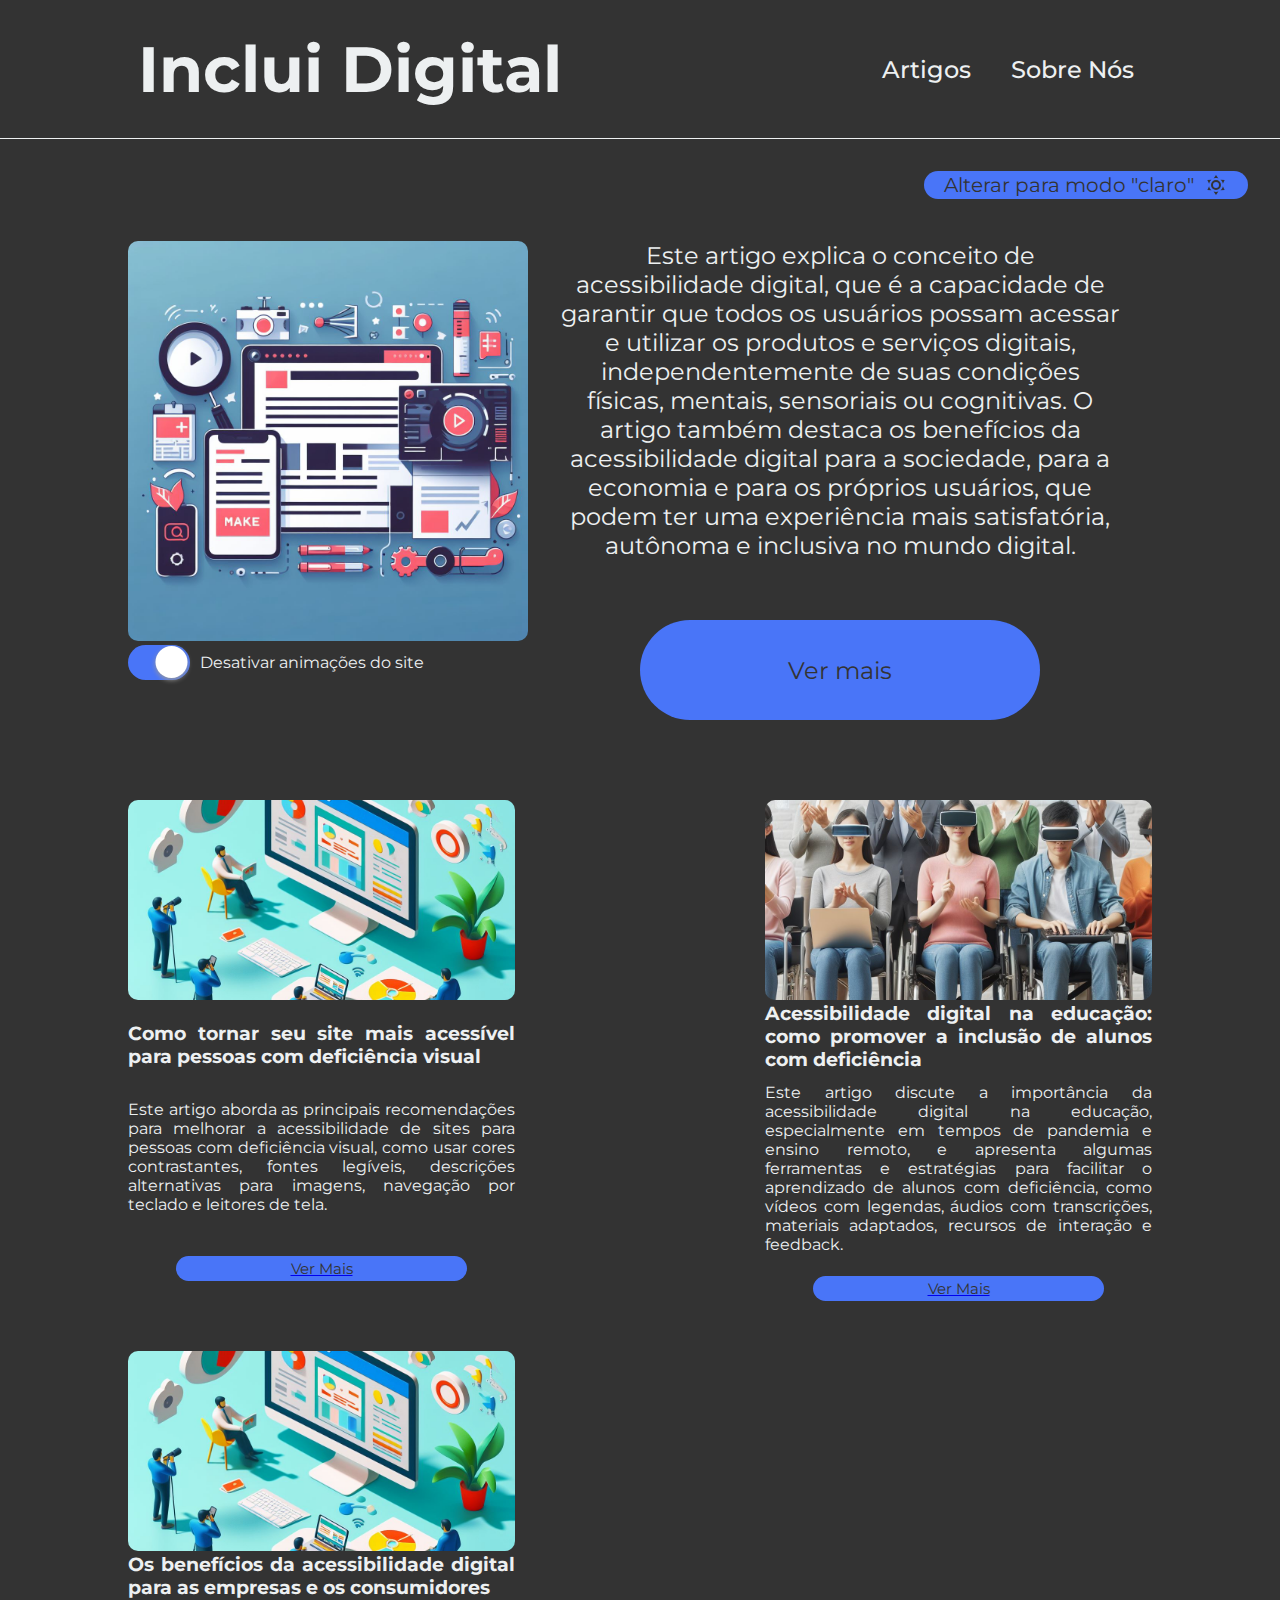
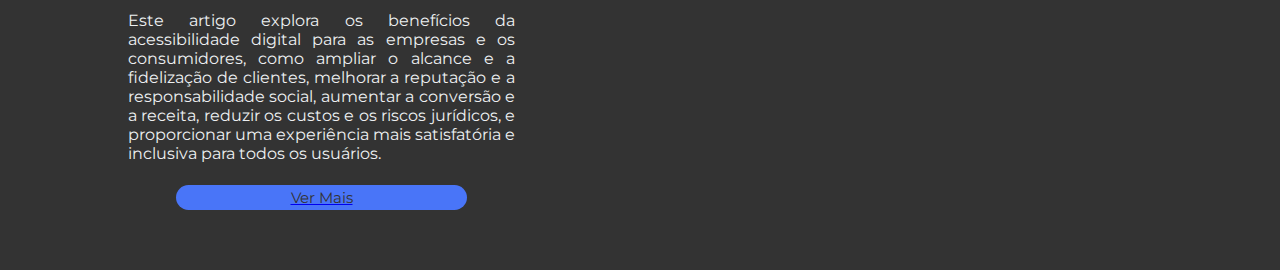
<file: index.html>
<!DOCTYPE html>
<html lang="en">
<head>
    <meta charset="UTF-8">
    <meta name="viewport" content="width=device-width, initial-scale=1.0">
    <link rel="preconnect" href="https://fonts.googleapis.com">
    <link rel="preconnect" href="https://fonts.gstatic.com" crossorigin>
    <link href="https://fonts.googleapis.com/css2?family=Montserrat:wght@500&display=swap" rel="stylesheet">
    <link rel="stylesheet" href="./public/css/style.css">
    <title>Inclui Digital</title>

</head>
<body class="dark animation">


    <header>
        <h1><a class="nav-title" href="index.html">Inclui Digital</a></h1>
        <nav>
            <ul class="nav-links">
                <li><a href="#articles" class="links article-scroll">Artigos</a></li>
                <li><a href="./public/about.html" class="links">Sobre Nós</a></li>
            </ul>
        </nav>
    </header>



    <div class="animation-toggle-container">
        <button class="theme-btn">
            Alterar para modo "<span id="claro-escuro">claro</span>"
            <svg class="moon" style="width:24px;height:24px" viewBox="0 0 24 24">
                <path d="M17.75,4.09L15.22,6.03L16.13,9.09L13.5,7.28L10.87,9.09L11.78,6.03L9.25,4.09L12.44,4L13.5,1L14.56,4L17.75,4.09M21.25,11L19.61,12.25L20.2,14.23L18.5,13.06L16.8,14.23L17.39,12.25L15.75,11L17.81,10.95L18.5,9L19.19,10.95L21.25,11M18.97,15.95C19.8,15.87 20.69,17.05 20.16,17.8C19.84,18.25 19.5,18.67 19.08,19.07C15.17,23 8.84,23 4.94,19.07C1.03,15.17 1.03,8.83 4.94,4.93C5.34,4.53 5.76,4.17 6.21,3.85C6.96,3.32 8.14,4.21 8.06,5.04C7.79,7.9 8.75,10.87 10.95,13.06C13.14,15.26 16.1,16.22 18.97,15.95M17.33,17.97C14.5,17.81 11.7,16.64 9.53,14.5C7.36,12.31 6.2,9.5 6.04,6.68C3.23,9.82 3.34,14.64 6.35,17.66C9.37,20.67 14.19,20.78 17.33,17.97Z" /> </svg>
                <svg class="sun" style="width:24px;height:24px" viewBox="0 0 24 24">
                    <path d="M12,7A5,5 0 0,1 17,12A5,5 0 0,1 12,17A5,5 0 0,1 7,12A5,5 0 0,1 12,7M12,9A3,3 0 0,0 9,12A3,3 0 0,0 12,15A3,3 0 0,0 15,12A3,3 0 0,0 12,9M12,2L14.39,5.42C13.65,5.15 12.84,5 12,5C11.16,5 10.35,5.15 9.61,5.42L12,2M3.34,7L7.5,6.65C6.9,7.16 6.36,7.78 5.94,8.5C5.5,9.24 5.25,10 5.11,10.79L3.34,7M3.36,17L5.12,13.23C5.26,14 5.53,14.78 5.95,15.5C6.37,16.24 6.91,16.86 7.5,17.37L3.36,17M20.65,7L18.88,10.79C18.74,10 18.47,9.23 18.05,8.5C17.63,7.78 17.1,7.15 16.5,6.64L20.65,7M20.64,17L16.5,17.36C17.09,16.85 17.62,16.22 18.04,15.5C18.46,14.77 18.73,14 18.87,13.21L20.64,17M12,22L9.59,18.56C10.33,18.83 11.14,19 12,19C12.82,19 13.63,18.83 14.37,18.56L12,22Z" />
                </svg>
        </button>
    </div>



    <main>

        <div class="main-container">

                <div>
                    <img class="main-image img-animation" src="./public/assets/principal.jpg" alt="diversos dispositivos eletronicos">

                    <div class="switch-container">
                        <label class="switch">
                            <input type="checkbox" class="animation-toggle-checkbox" checked>
                            <span class="slider"></span>
                        </label>
                        <p class="animation-toggle-text">Desativar animações do site</p>
                    </div>

                </div>

            <div class="main-text">
                <p>
                    Este artigo explica o conceito de acessibilidade digital, que é a capacidade de garantir que todos os usuários possam acessar e utilizar os produtos e serviços digitais, independentemente de suas condições físicas, mentais, sensoriais ou cognitivas. O artigo também destaca os benefícios da acessibilidade digital para a sociedade, para a economia e para os próprios usuários, que podem ter uma experiência mais satisfatória, autônoma e inclusiva no mundo digital.
                </p>
                <a class="ulr-btn" href="./public/article4.html">
                    <button>Ver mais</button>
                </a>
            </div>
        </div>

        <article>
            <div class="articles" id="articles">
                <div class="article">
                    <img class="img-animation" src="./public/assets/artigo1.jpg" alt="bonecos olhando para uma ela de computador">
                    <h3>Como tornar seu site mais acessível para pessoas com deficiência visual</h3>
                    <p>
                        Este artigo aborda as principais recomendações para melhorar a acessibilidade de sites para pessoas com deficiência visual, como usar cores contrastantes, fontes legíveis, descrições alternativas para imagens, navegação por teclado e leitores de tela.
                    </p>
                    <a class="ulr-btn" href="./public/article1.html">
                        <button>Ver Mais</button>
                    </a>
                </div>

                <div class="article">
                    <img class="img-animation" src="./public/assets/artigo2.jpg" alt="cadeirantes utilizando realidade virutal">
                    <h3>Acessibilidade digital na educação: como promover a inclusão de alunos com deficiência</h3>
                    <p>
                        Este artigo discute a importância da acessibilidade digital na educação, especialmente em tempos de pandemia e ensino remoto, e apresenta algumas ferramentas e estratégias para facilitar o aprendizado de alunos com deficiência, como vídeos com legendas, áudios com transcrições, materiais adaptados, recursos de interação e feedback.
                    </p>
                    <a class="ulr-btn" href="./public/article2.html">
                        <button>Ver Mais</button>
                    </a>
                </div>

                <div class="article">
                    <img class="img-animation" src="./public/assets/artigo1.jpg" alt="varios tipos de pessoas com acesso a acessibilidade">
                    <h3>Os benefícios da acessibilidade digital para as empresas e os consumidores</h3>
                    <p>
                        Este artigo explora os benefícios da acessibilidade digital para as empresas e os consumidores, como ampliar o alcance e a fidelização de clientes, melhorar a reputação e a responsabilidade social, aumentar a conversão e a receita, reduzir os custos e os riscos jurídicos, e proporcionar uma experiência mais satisfatória e inclusiva para todos os usuários.
                    </p>
                    <a class="ulr-btn" href="./public/article2.html">
                        <button>Ver Mais</button>
                    </a>
                </div>
            </div>
        </article>
    </main>



    <script src="https://ajax.googleapis.com/ajax/libs/jquery/3.7.1/jquery.min.js"></script>
    <script type="module" src="../src/app.js"></script>

</body>
</html>
</file>
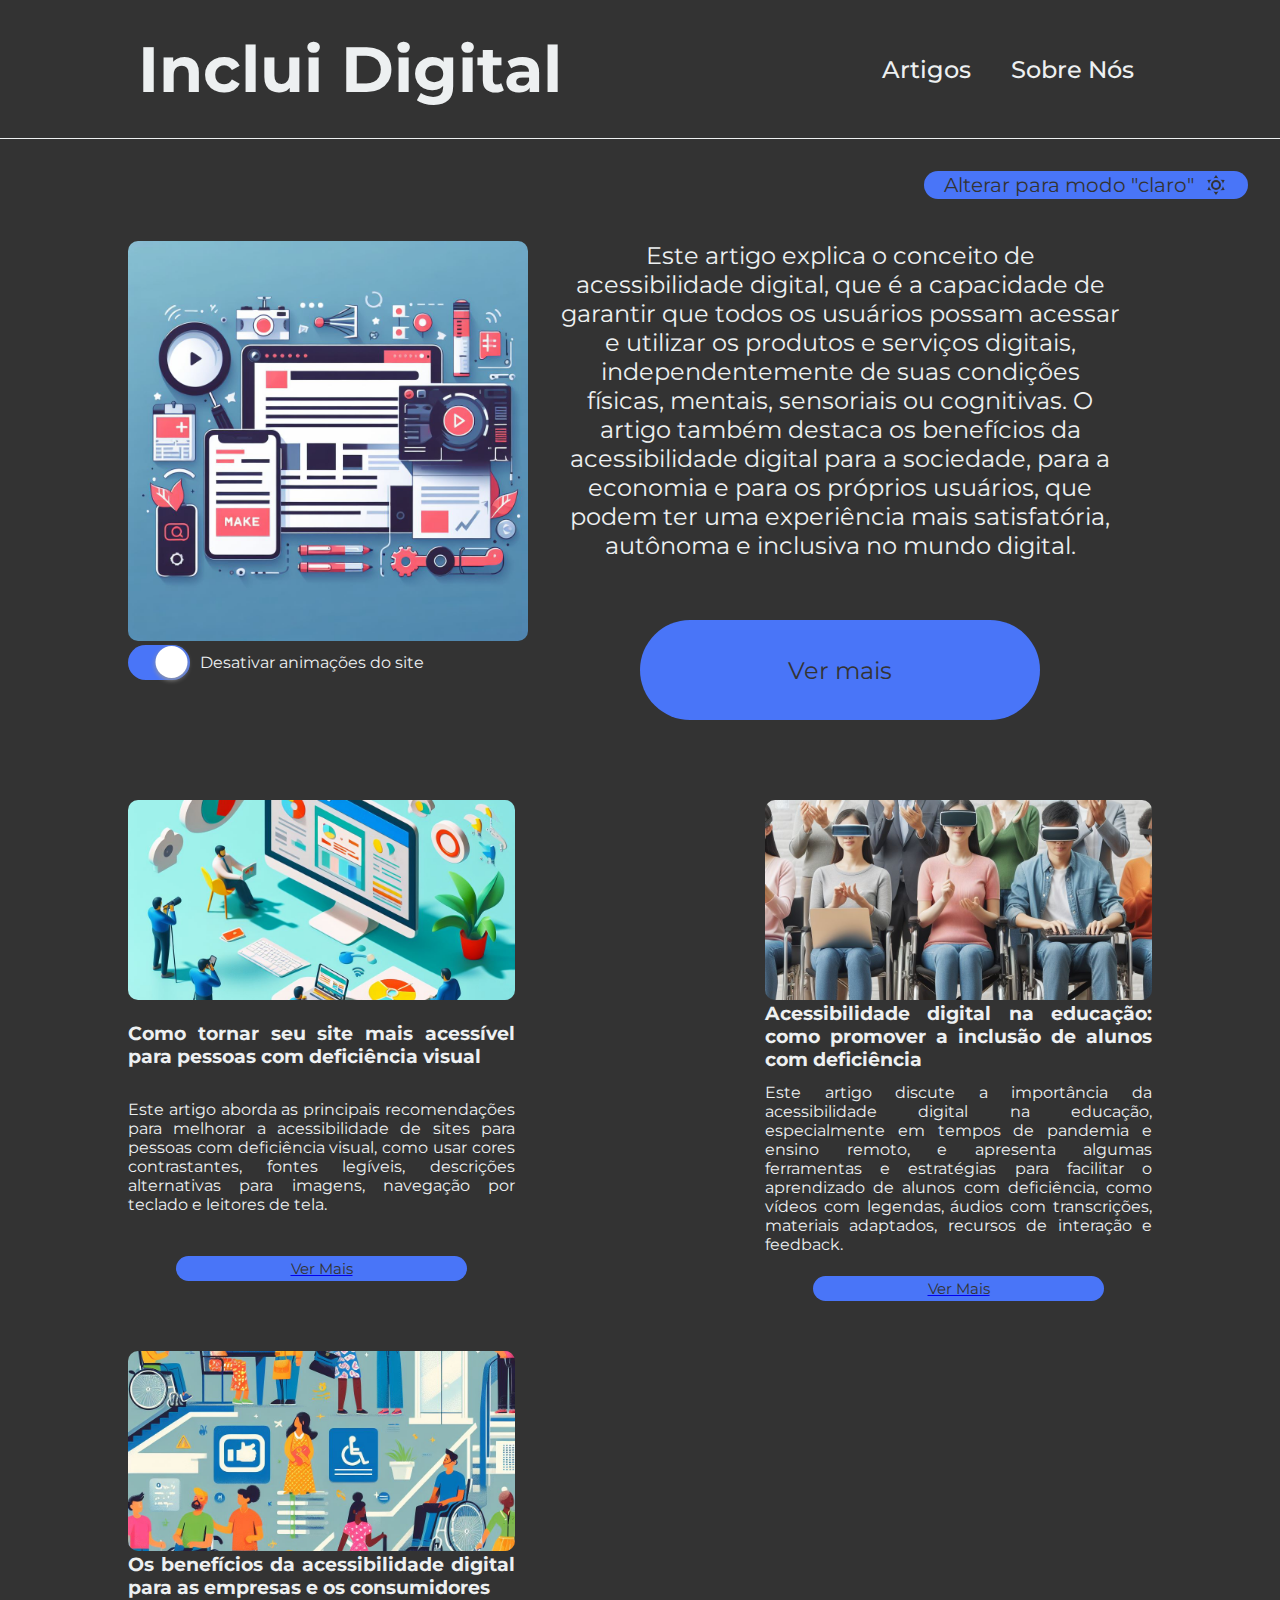
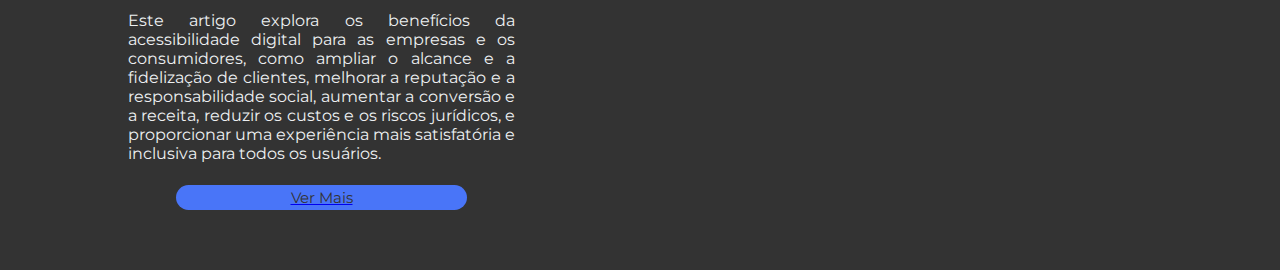
<file: public/index.html>
<!DOCTYPE html>
<html lang="en">
<head>
    <meta charset="UTF-8">
    <meta name="viewport" content="width=device-width, initial-scale=1.0">
    <link rel="preconnect" href="https://fonts.googleapis.com">
    <link rel="preconnect" href="https://fonts.gstatic.com" crossorigin>
    <link href="https://fonts.googleapis.com/css2?family=Montserrat:wght@500&display=swap" rel="stylesheet">
    <link rel="stylesheet" href="./css/style.css">
    <title>Inclui Digital</title>

</head>
<body class="dark animation">


    <header>
        <h1><a class="nav-title" href="index.html">Inclui Digital</a></h1>
        <nav>
            <ul class="nav-links">
                <li><a href="#articles" class="links article-scroll">Artigos</a></li>
                <li><a href="./about.html" class="links">Sobre Nós</a></li>
            </ul>
        </nav>
    </header>



    <div class="animation-toggle-container">
        <button class="theme-btn">
            Alterar para modo "<span id="claro-escuro">claro</span>"
            <svg class="moon" style="width:24px;height:24px" viewBox="0 0 24 24">
                <path d="M17.75,4.09L15.22,6.03L16.13,9.09L13.5,7.28L10.87,9.09L11.78,6.03L9.25,4.09L12.44,4L13.5,1L14.56,4L17.75,4.09M21.25,11L19.61,12.25L20.2,14.23L18.5,13.06L16.8,14.23L17.39,12.25L15.75,11L17.81,10.95L18.5,9L19.19,10.95L21.25,11M18.97,15.95C19.8,15.87 20.69,17.05 20.16,17.8C19.84,18.25 19.5,18.67 19.08,19.07C15.17,23 8.84,23 4.94,19.07C1.03,15.17 1.03,8.83 4.94,4.93C5.34,4.53 5.76,4.17 6.21,3.85C6.96,3.32 8.14,4.21 8.06,5.04C7.79,7.9 8.75,10.87 10.95,13.06C13.14,15.26 16.1,16.22 18.97,15.95M17.33,17.97C14.5,17.81 11.7,16.64 9.53,14.5C7.36,12.31 6.2,9.5 6.04,6.68C3.23,9.82 3.34,14.64 6.35,17.66C9.37,20.67 14.19,20.78 17.33,17.97Z" /> </svg>
                <svg class="sun" style="width:24px;height:24px" viewBox="0 0 24 24">
                    <path d="M12,7A5,5 0 0,1 17,12A5,5 0 0,1 12,17A5,5 0 0,1 7,12A5,5 0 0,1 12,7M12,9A3,3 0 0,0 9,12A3,3 0 0,0 12,15A3,3 0 0,0 15,12A3,3 0 0,0 12,9M12,2L14.39,5.42C13.65,5.15 12.84,5 12,5C11.16,5 10.35,5.15 9.61,5.42L12,2M3.34,7L7.5,6.65C6.9,7.16 6.36,7.78 5.94,8.5C5.5,9.24 5.25,10 5.11,10.79L3.34,7M3.36,17L5.12,13.23C5.26,14 5.53,14.78 5.95,15.5C6.37,16.24 6.91,16.86 7.5,17.37L3.36,17M20.65,7L18.88,10.79C18.74,10 18.47,9.23 18.05,8.5C17.63,7.78 17.1,7.15 16.5,6.64L20.65,7M20.64,17L16.5,17.36C17.09,16.85 17.62,16.22 18.04,15.5C18.46,14.77 18.73,14 18.87,13.21L20.64,17M12,22L9.59,18.56C10.33,18.83 11.14,19 12,19C12.82,19 13.63,18.83 14.37,18.56L12,22Z" />
                </svg>
        </button>
    </div>



    <main>

        <div class="main-container">

                <div>
                    <img class="main-image img-animation" src="./assets/principal.jpg" alt="diversos dispositivos eletronicos">

                    <div class="switch-container">
                        <label class="switch">
                            <input type="checkbox" class="animation-toggle-checkbox" checked>
                            <span class="slider"></span>
                        </label>
                        <p class="animation-toggle-text">Desativar animações do site</p>
                    </div>

                </div>

            <div class="main-text">
                <p>
                    Este artigo explica o conceito de acessibilidade digital, que é a capacidade de garantir que todos os usuários possam acessar e utilizar os produtos e serviços digitais, independentemente de suas condições físicas, mentais, sensoriais ou cognitivas. O artigo também destaca os benefícios da acessibilidade digital para a sociedade, para a economia e para os próprios usuários, que podem ter uma experiência mais satisfatória, autônoma e inclusiva no mundo digital.
                </p>
                <a class="ulr-btn" href="article4.html">
                    <button>Ver mais</button>
                </a>
            </div>
        </div>

        <article>
            <div class="articles" id="articles">
                <div class="article">
                    <img class="img-animation" src="./assets/artigo1.jpg" alt="bonecos olhando para uma ela de computador">
                    <h3>Como tornar seu site mais acessível para pessoas com deficiência visual</h3>
                    <p>
                        Este artigo aborda as principais recomendações para melhorar a acessibilidade de sites para pessoas com deficiência visual, como usar cores contrastantes, fontes legíveis, descrições alternativas para imagens, navegação por teclado e leitores de tela.
                    </p>
                    <a class="ulr-btn" href="article1.html">
                        <button>Ver Mais</button>
                    </a>
                </div>

                <div class="article">
                    <img class="img-animation" src="./assets/artigo2.jpg" alt="cadeirantes utilizando realidade virutal">
                    <h3>Acessibilidade digital na educação: como promover a inclusão de alunos com deficiência</h3>
                    <p>
                        Este artigo discute a importância da acessibilidade digital na educação, especialmente em tempos de pandemia e ensino remoto, e apresenta algumas ferramentas e estratégias para facilitar o aprendizado de alunos com deficiência, como vídeos com legendas, áudios com transcrições, materiais adaptados, recursos de interação e feedback.
                    </p>
                    <a class="ulr-btn" href="article2.html">
                        <button>Ver Mais</button>
                    </a>
                </div>

                <div class="article">
                    <img class="img-animation" src="./assets/artigo3.jpg" alt="varios tipos de pessoas com acesso a acessibilidade">
                    <h3>Os benefícios da acessibilidade digital para as empresas e os consumidores</h3>
                    <p>
                        Este artigo explora os benefícios da acessibilidade digital para as empresas e os consumidores, como ampliar o alcance e a fidelização de clientes, melhorar a reputação e a responsabilidade social, aumentar a conversão e a receita, reduzir os custos e os riscos jurídicos, e proporcionar uma experiência mais satisfatória e inclusiva para todos os usuários.
                    </p>
                    <a class="ulr-btn" href="article3.html">
                        <button>Ver Mais</button>
                    </a>
                </div>
            </div>
        </article>
    </main>



    <script src="https://ajax.googleapis.com/ajax/libs/jquery/3.7.1/jquery.min.js"></script>
    <script type="module" src="../src/app.js"></script>

</body>
</html>
</file>
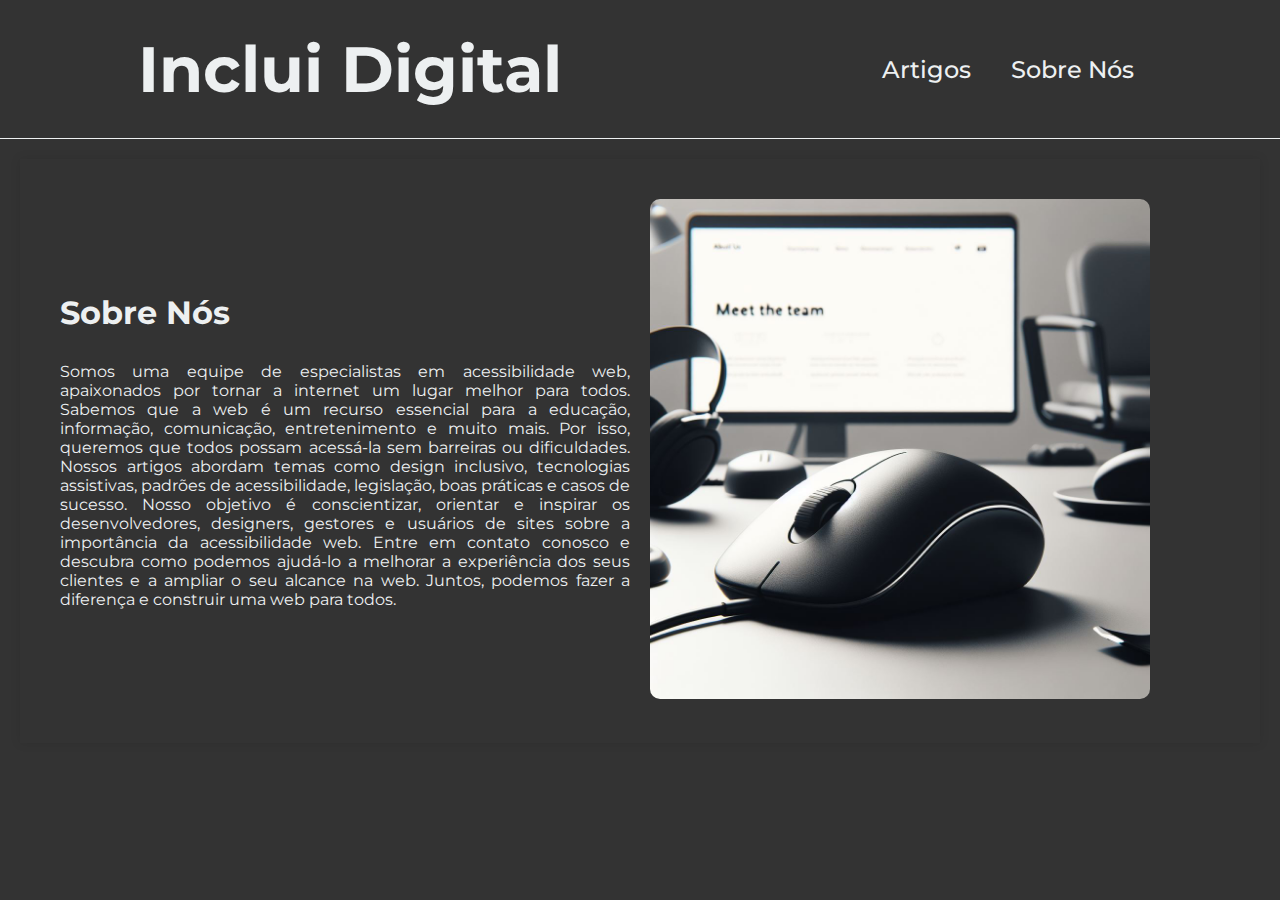
<file: public/about.html>
<!DOCTYPE html>
<html lang="en">
<head>
    <meta charset="UTF-8">
    <meta name="viewport" content="width=device-width, initial-scale=1.0">
    <link rel="preconnect" href="https://fonts.googleapis.com">
    <link rel="preconnect" href="https://fonts.gstatic.com" crossorigin>
    <link href="https://fonts.googleapis.com/css2?family=Montserrat:wght@500&display=swap" rel="stylesheet">
    <link rel="stylesheet" href="./css/style.css">
    <link rel="stylesheet" href="./css/page.css">
    <title>Inclui Digital</title>
</head>
<body class="dark animation">

    <header>
        <h1 ><a class="nav-title" href="../index.html">Inclui Digital</a></h1>
        <nav>
            <ul class="nav-links">
                <li><a href="../index.html#articles" class="links article-scroll">Artigos</a></li>
                <li><a href="./about.html" class="links">Sobre Nós</a></li>
            </ul>
        </nav>
    </header>

    <div class="container">
        <div class="box">
          <div class="text">
            <h3>Sobre Nós</h3>
            <p>
                Somos uma equipe de especialistas em acessibilidade web, apaixonados por tornar a internet um lugar melhor para todos. Sabemos que a web é um recurso essencial para a educação, informação, comunicação, entretenimento e muito mais. Por isso, queremos que todos possam acessá-la sem barreiras ou dificuldades.

                Nossos artigos abordam temas como design inclusivo, tecnologias assistivas, padrões de acessibilidade, legislação, boas práticas e casos de sucesso. Nosso objetivo é conscientizar, orientar e inspirar os desenvolvedores, designers, gestores e usuários de sites sobre a importância da acessibilidade web.

                Entre em contato conosco e descubra como podemos ajudá-lo a melhorar a experiência dos seus clientes e a ampliar o seu alcance na web. Juntos, podemos fazer a diferença e construir uma web para todos.
                </p>
          </div>
          <div class="image">
            <img src="../public/assets/sobrenos.jpg">
          </div>
        </div>
      </div>




    <script src="https://ajax.googleapis.com/ajax/libs/jquery/3.7.1/jquery.min.js"></script>
    <script type="module" src="../src/app.js"></script>
</body>
</html>
</file>
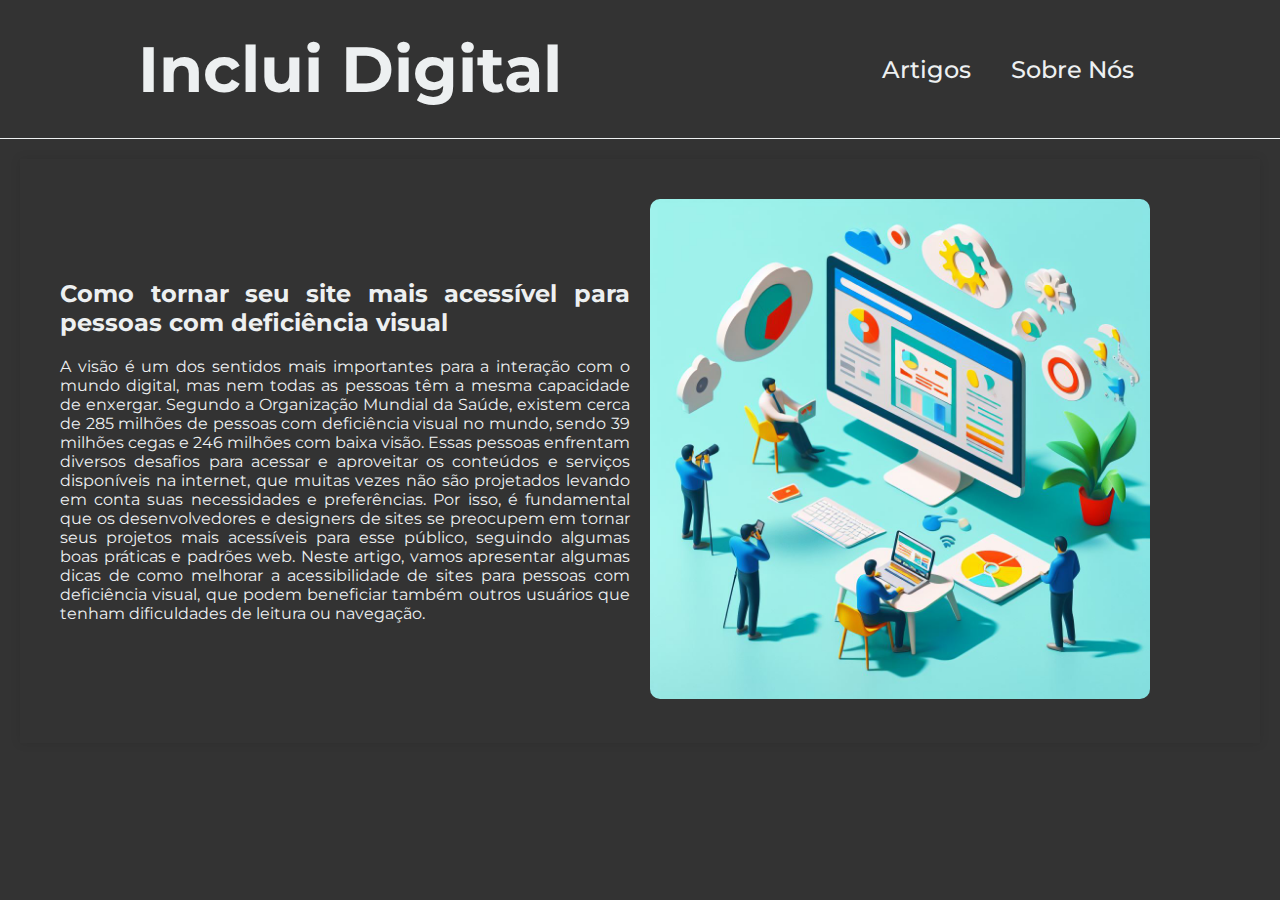
<file: public/article1.html>
<!DOCTYPE html>
<html lang="en">
<head>
    <meta charset="UTF-8">
    <meta name="viewport" content="width=device-width, initial-scale=1.0">
    <link rel="preconnect" href="https://fonts.googleapis.com">
    <link rel="preconnect" href="https://fonts.gstatic.com" crossorigin>
    <link href="https://fonts.googleapis.com/css2?family=Montserrat:wght@500&display=swap" rel="stylesheet">
    <link rel="stylesheet" href="./css/style.css">
    <link rel="stylesheet" href="./css/page.css">
    <title>Inclui Digital</title>
</head>
<body class="dark animation">



    <header>
        <h1 ><a class="nav-title" href="../index.html">Inclui Digital</a></h1>
        <nav>
            <ul class="nav-links">
                <li><a href="../index.html#articles" class="links article-scroll">Artigos</a></li>
                <li><a href="./about.html" class="links">Sobre Nós</a></li>
            </ul>
        </nav>
    </header>

    <div class="container">
        <div class="box">
            <div class="text">
                <h2>Como tornar seu site mais acessível para pessoas com deficiência visual</h2>
                <p>
                    A visão é um dos sentidos mais importantes para a interação com o mundo digital, mas nem todas as pessoas têm a mesma capacidade de enxergar. Segundo a Organização Mundial da Saúde, existem cerca de 285 milhões de pessoas com deficiência visual no mundo, sendo 39 milhões cegas e 246 milhões com baixa visão. Essas pessoas enfrentam diversos desafios para acessar e aproveitar os conteúdos e serviços disponíveis na internet, que muitas vezes não são projetados levando em conta suas necessidades e preferências. Por isso, é fundamental que os desenvolvedores e designers de sites se preocupem em tornar seus projetos mais acessíveis para esse público, seguindo algumas boas práticas e padrões web. Neste artigo, vamos apresentar algumas dicas de como melhorar a acessibilidade de sites para pessoas com deficiência visual, que podem beneficiar também outros usuários que tenham dificuldades de leitura ou navegação.
                </p>
            </div>
            <div class="image">
                <img class="article-image" src="./assets/artigo1.jpg" alt="bonecos olhando para uma ela de computador">
            </div>
        </div>
    </div>


    <script src="https://ajax.googleapis.com/ajax/libs/jquery/3.7.1/jquery.min.js"></script>
    <script type="module" src="../src/app.js"></script>
</body>
</html>
</file>
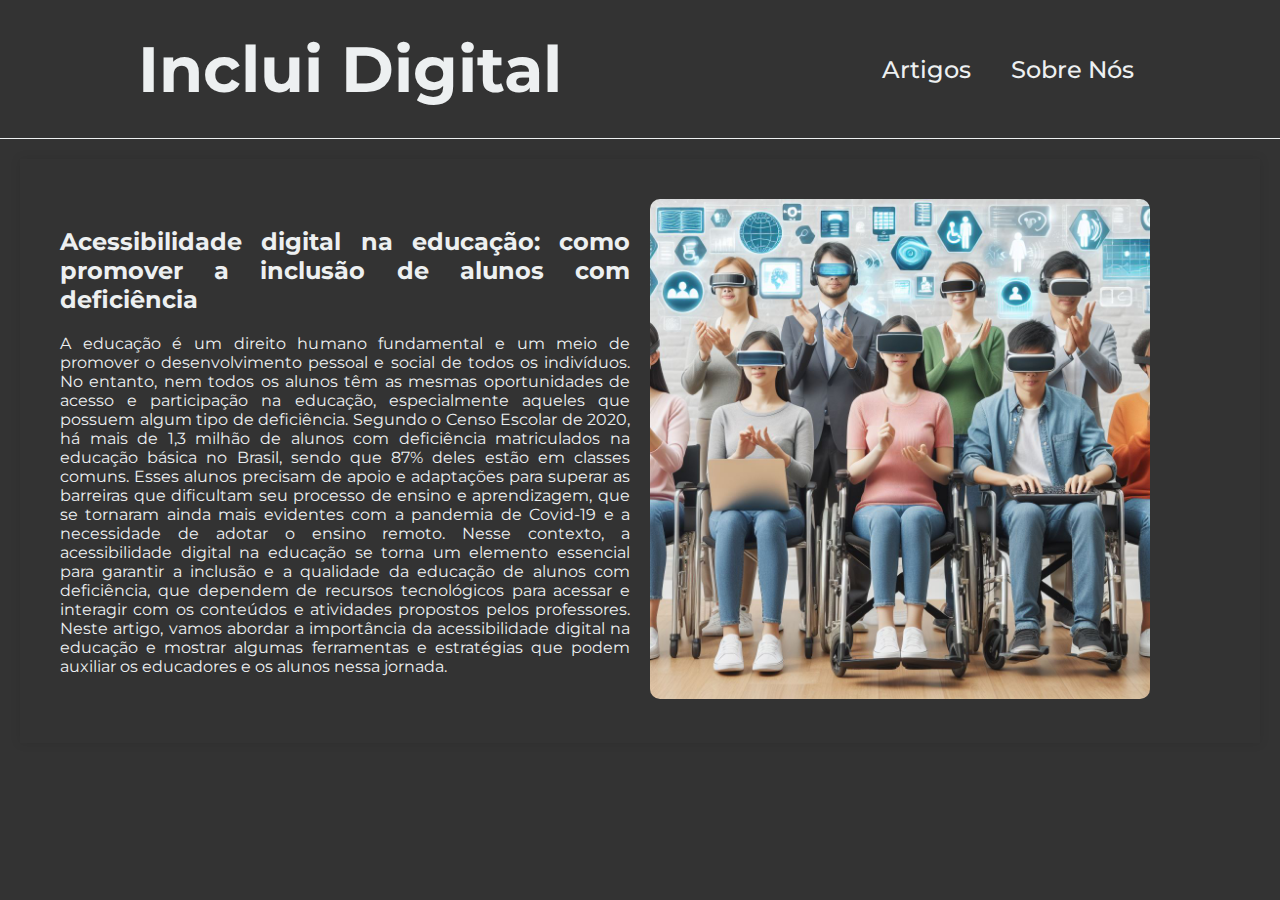
<file: public/article2.html>
<!DOCTYPE html>
<html lang="en">
<head>
    <meta charset="UTF-8">
    <meta name="viewport" content="width=device-width, initial-scale=1.0">
    <link rel="preconnect" href="https://fonts.googleapis.com">
    <link rel="preconnect" href="https://fonts.gstatic.com" crossorigin>
    <link href="https://fonts.googleapis.com/css2?family=Montserrat:wght@500&display=swap" rel="stylesheet">
    <link rel="stylesheet" href="./css/style.css">
    <link rel="stylesheet" href="./css/page.css">
    <title>Inclui Digital</title>
</head>
<body class="dark animation">


    <header>
        <h1 ><a class="nav-title" href="../index.html">Inclui Digital</a></h1>
        <nav>
            <ul class="nav-links">
                <li><a href="../index.html#articles" class="links article-scroll">Artigos</a></li>
                <li><a href="./about.html" class="links">Sobre Nós</a></li>
            </ul>
        </nav>
    </header>

    <div class="container">
        <div class="box">
            <div class="text">
                <h2>
                    Acessibilidade digital na educação: como promover a inclusão de alunos com deficiência
                </h2>
                <p>
                    A educação é um direito humano fundamental e um meio de promover o desenvolvimento pessoal e social de todos os indivíduos. No entanto, nem todos os alunos têm as mesmas oportunidades de acesso e participação na educação, especialmente aqueles que possuem algum tipo de deficiência. Segundo o Censo Escolar de 2020, há mais de 1,3 milhão de alunos com deficiência matriculados na educação básica no Brasil, sendo que 87% deles estão em classes comuns. Esses alunos precisam de apoio e adaptações para superar as barreiras que dificultam seu processo de ensino e aprendizagem, que se tornaram ainda mais evidentes com a pandemia de Covid-19 e a necessidade de adotar o ensino remoto. Nesse contexto, a acessibilidade digital na educação se torna um elemento essencial para garantir a inclusão e a qualidade da educação de alunos com deficiência, que dependem de recursos tecnológicos para acessar e interagir com os conteúdos e atividades propostos pelos professores. Neste artigo, vamos abordar a importância da acessibilidade digital na educação e mostrar algumas ferramentas e estratégias que podem auxiliar os educadores e os alunos nessa jornada.
                </p>
            </div>
            <div class="image">
                <img class="article-image" src="./assets/artigo2.jpg" alt="cadeirantes utilizando realidade virutal">
            </div>
        </div>
    </div>


    <script src="https://ajax.googleapis.com/ajax/libs/jquery/3.7.1/jquery.min.js"></script>
    <script type="module" src="../src/app.js"></script>
</body>
</html>
</file>
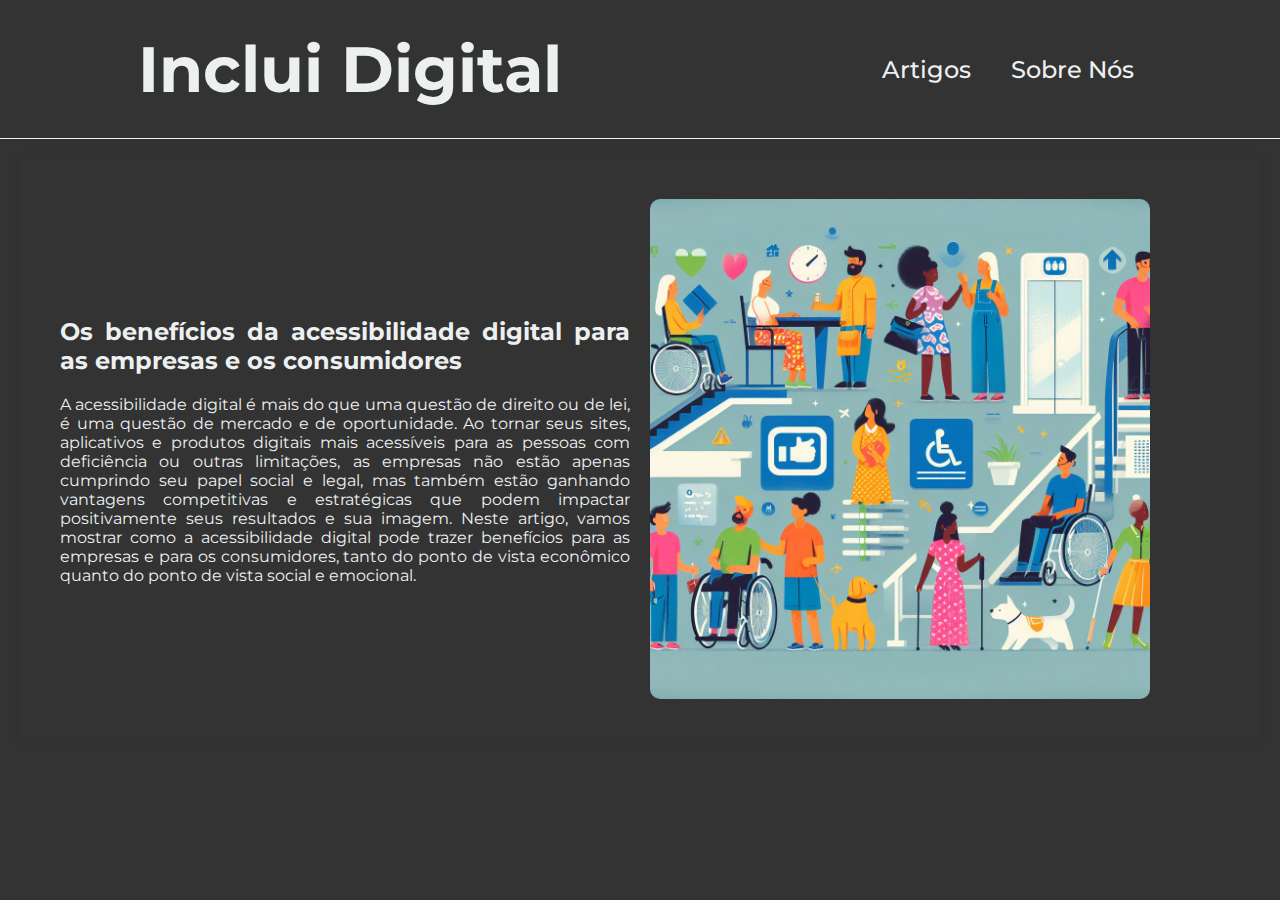
<file: public/article3.html>
<!DOCTYPE html>
<html lang="en">
<head>
    <meta charset="UTF-8">
    <meta name="viewport" content="width=device-width, initial-scale=1.0">
    <link rel="preconnect" href="https://fonts.googleapis.com">
    <link rel="preconnect" href="https://fonts.gstatic.com" crossorigin>
    <link href="https://fonts.googleapis.com/css2?family=Montserrat:wght@500&display=swap" rel="stylesheet">
    <link rel="stylesheet" href="./css/style.css">
    <link rel="stylesheet" href="./css/page.css">
    <title>Inclui Digital</title>
</head>
<body class="dark animation">

    <header>
        <h1 ><a class="nav-title" href="../index.html">Inclui Digital</a></h1>
        <nav>
            <ul class="nav-links">
                <li><a href="../index.html#articles" class="links article-scroll">Artigos</a></li>
                <li><a href="./about.html" class="links">Sobre Nós</a></li>
            </ul>
        </nav>
    </header>

    <div class="container">
        <div class="box">
            <div class="text">
                <h2>Os benefícios da acessibilidade digital para as empresas e os consumidores</h2>
                <p>
                    A acessibilidade digital é mais do que uma questão de direito ou de lei, é uma questão de mercado e de oportunidade. Ao tornar seus sites, aplicativos e produtos digitais mais acessíveis para as pessoas com deficiência ou outras limitações, as empresas não estão apenas cumprindo seu papel social e legal, mas também estão ganhando vantagens competitivas e estratégicas que podem impactar positivamente seus resultados e sua imagem. Neste artigo, vamos mostrar como a acessibilidade digital pode trazer benefícios para as empresas e para os consumidores, tanto do ponto de vista econômico quanto do ponto de vista social e emocional.
                </p>
            </div>
            <div class="image">
                <img class="article-image" src="./assets/artigo3.jpg" alt="varios tipos de pessoas com acesso a acessibilidade">
            </div>
        </div>
    </div>



    <script src="https://ajax.googleapis.com/ajax/libs/jquery/3.7.1/jquery.min.js"></script>
    <script type="module" src="../src/app.js"></script>
</body>
</html>
</file>
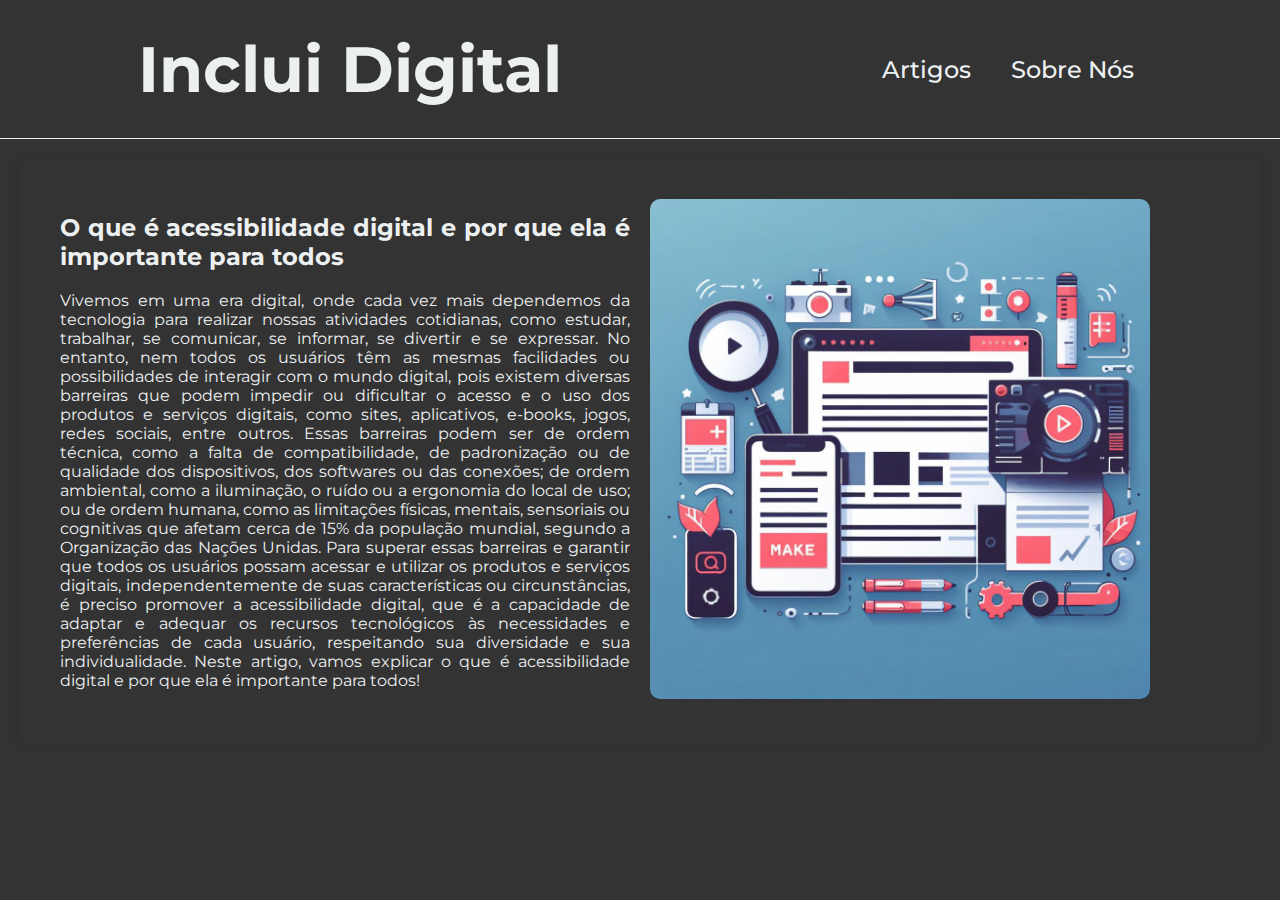
<file: public/article4.html>
<!DOCTYPE html>
<html lang="en">
<head>
    <meta charset="UTF-8">
    <meta name="viewport" content="width=device-width, initial-scale=1.0">
    <link rel="preconnect" href="https://fonts.googleapis.com">
    <link rel="preconnect" href="https://fonts.gstatic.com" crossorigin>
    <link href="https://fonts.googleapis.com/css2?family=Montserrat:wght@500&display=swap" rel="stylesheet">
    <link rel="stylesheet" href="./css/style.css">
    <link rel="stylesheet" href="./css/page.css">
    <title>Inclui Digital</title>
</head>
<body class="dark animation">


    <header>
        <h1 ><a class="nav-title" href="../index.html">Inclui Digital</a></h1>
        <nav>
            <ul class="nav-links">
                <li><a href="../index.html#articles" class="links article-scroll">Artigos</a></li>
                <li><a href="./about.html" class="links">Sobre Nós</a></li>
            </ul>
        </nav>
    </header>

    <div class="container">
        <div class="box">
            <div class="text">
                <h2>
                    O que é acessibilidade digital e por que ela é importante para todos
                </h2>
                <p>
                    Vivemos em uma era digital, onde cada vez mais dependemos da tecnologia para realizar nossas atividades cotidianas, como estudar, trabalhar, se comunicar, se informar, se divertir e se expressar. No entanto, nem todos os usuários têm as mesmas facilidades ou possibilidades de interagir com o mundo digital, pois existem diversas barreiras que podem impedir ou dificultar o acesso e o uso dos produtos e serviços digitais, como sites, aplicativos, e-books, jogos, redes sociais, entre outros. Essas barreiras podem ser de ordem técnica, como a falta de compatibilidade, de padronização ou de qualidade dos dispositivos, dos softwares ou das conexões; de ordem ambiental, como a iluminação, o ruído ou a ergonomia do local de uso; ou de ordem humana, como as limitações físicas, mentais, sensoriais ou cognitivas que afetam cerca de 15% da população mundial, segundo a Organização das Nações Unidas. Para superar essas barreiras e garantir que todos os usuários possam acessar e utilizar os produtos e serviços digitais, independentemente de suas características ou circunstâncias, é preciso promover a acessibilidade digital, que é a capacidade de adaptar e adequar os recursos tecnológicos às necessidades e preferências de cada usuário, respeitando sua diversidade e sua individualidade. Neste artigo, vamos explicar o que é acessibilidade digital e por que ela é importante para todos!
                </p>
            </div>
            <div class="image">
                <img class="article-image" src="./assets/principal.jpg" alt="diversos dispositivos eletronicos">
            </div>
        </div>
    </div>


    <script src="https://ajax.googleapis.com/ajax/libs/jquery/3.7.1/jquery.min.js"></script>
    <script type="module" src="../src/app.js"></script>
</body>
</html>
</file>
<file: public/css/style.css>
*{
    margin: 0px;
    padding: 0px;
    box-sizing: border-box;
    font-family: "Montserrat", sans-serif;
}

body{
    --accent-color: rgb(255, 104, 49);
    --background-color: #edf0f1;
    --text-color: #333;
    --button-text-color: var(--background-color);
    --transition-delay: 0;

    background-color: var(--background-color);
    color: var(--text-color);
    transition: var(--transition-delay);
}

body.dark{
    --accent-color: rgb(73, 117, 248);
    --background-color: #333;
    --text-color: #edf0f1;
}

body.animation{
    --transition-delay: .3s;
}

.links {
    color: var(--text-color);
}
button{
    background-color: var(--accent-color);
    color: var(--background-color);
    border: none;
    outline: none;
    cursor: pointer;
    border-radius: 50px;
}

button:hover{
    outline: .125rem solid var(--text-color);
    outline-offset: .125rem;
}

button:focus{
    outline: .125rem solid var(--text-color);
    outline-offset: .125rem;
}

.moon, .sun{
    margin-left: 10px;
}
.moon{
    fill: var(--background-color) !important;
    display: block;
}
.dark .moon{
    display: none;
}
.sun{
    fill: var(--background-color) !important;
    display: none;
}
.dark .sun{
    display: block;
}

header{
    display: flex;
    flex-wrap: nowrap;
    justify-content: space-between;
    align-items: center;
    padding: 30px 10%;
    border-bottom: 1px solid var(--text-color);
}

.nav-title{
    cursor: pointer;
    font-size: 64px;
    text-decoration: none;
    color: var(--text-color);
    font-weight: bold;
}

header li, header a{
    font-family: "Montserrat", sans-serif;
    font-weight: 500;
    font-size: 24px;
    text-decoration: none !important;
    padding: 10px;
}

.nav-links li{
    display: inline-block;
    padding: 0px 8px;
}

.nav-links li a:hover{
    color: var(--accent-color);
    outline: .125rem solid var(--accent-color);
    text-decoration: underline!important;
    outline-offset: .125rem;
  }

.nav-links li a:focus{
    color: var(--accent-color);
    outline: .125rem solid var(--accent-color);
    text-decoration: underline!important;
    outline-offset: .125rem;
}

.nav-links li a{
    transition: all var(--transition-delay) ease 0s;
    transition-property: color;
}
main{
    padding: 10px 10%;
}
.main-container{
    display: flex;
    clear: both;
}

.main-image{
    max-width: 100%; /* Faz a imagem ocupar 100% da largura da tela */
    min-width: 400px;
    width: 100%; /* Faz a imagem ocupar 100% da largura da tela */
}

.animation-toggle-container{
    display: flex;
    justify-content: flex-end;
    align-items: center;
}

.theme-btn{
    margin: 2rem;
    max-width: fit-content;
    padding: 2px 20px;
    font-size: 20px;
    display: flex;
    align-items: center;
}


.main-text{
    display: flex;
    flex-direction: column;
    justify-content: center;
    gap: 60px;
    margin: 0 2rem;
    max-width: 800px;
}

.main-text > p{
    text-align: center;
    font-size: 24px;
}

.main-text > a, .main-text button{
    text-decoration: none;
    align-self: center;
    width: 400px;
    min-height: 100px;
    font-size: 24px;
}

.main-text a:focus{
    outline: .125rem solid var(--text-color);
    outline-offset: .125rem;
    border-radius: 50px;
}

.articles {
    margin-top: 80px;
    display: grid;
    grid-template-columns: repeat(2, 1fr);
    grid-auto-rows: minmax(100px, auto);
    grid-gap: 50px 250px;
    text-align: justify;
}

.article {
    display: grid;
    grid-template-rows: auto auto auto auto;
    gap: 2px;
}

.article .ulr-btn button  {
    margin: 20px auto 0 auto;
    display: block;
    width: 75%;
    min-height: 25px;
    font-size: 15px;
}

h3{
    margin-bottom: 10px;
}

.article img{
    width: 100%;
    height: 200px;
    object-fit: cover;
}

.article:last-child{
    margin-bottom: 50px;
}

img{
    border-radius: 10px;
}

/* The switch - the box around the slider */
.switch {
    font-size: 17px;
    position: relative;
    width: 62px;
    height: 35px;
    display: inline-block;
}

/* The container for the switch and the text */
.switch-container {
    display: flex;
    align-items: center;
    gap: 10px;
}

/* The text next to the switch */
.animation-toggle-text {
    display: inline-block;
}

.img-animation {
    transition: transform 0.2s;
}

.img-animation:hover {
    transform: scale(1.1);
}

/* Hide default HTML checkbox */
.switch input {
    opacity: 1;
    width: 0;
    height: 0;
}

/* The slider */
.slider {
    position: absolute;
    cursor: pointer;
    top: 0;
    left: 0;
    right: 0;
    bottom: 0px;
    background: #fff;
    transition: .4s;
    border-radius: 30px;
    border: 1px solid #ccc;
}

.slider:before {
    position: absolute;
    content: "";
    height: 1.9em;
    width: 1.9em;
    border-radius: 16px;
    left: 1.2px;
    top: 0;
    bottom: 0;
    background-color: white;
    box-shadow: 0 2px 5px #999999;
    transition: .4s;
}

input:checked + .slider {
    background-color: var(--accent-color);
    border: 1px solid transparent;
}

input:checked + .slider:before {
    transform: translateX(1.5em);
}





@media (max-width: 1150px) {
    header{
        flex-direction: column;
    }

    .nav-links li{
        display: block;
        text-align: center;
        margin-top: 3rem;

    }

    .main-container{
        flex-direction: column;
        align-items: center;
    }

    .main-image{
        max-width: 100%;
        width: 100%;
    }

    .main-text{
        margin: 0;
        align-items: center;
    }

    .main-text > a, .main-text button{
        width: 300px;
    }

    .main-text{
        margin-top: 2rem;
        gap: 25px;
    }

    .switch-container{
        display: none;
    }

    .article-scroll{
        display: none;
    }

    .wcag{
        outline: 1px solid var(--text-color);
        padding: 9px 6px;
    }

}

@media (max-width: 800px) {
    .articles {
        grid-template-columns: 1fr;
        grid-gap: 20px 0px;
    }
}
</file>
<file: public/css/page.css>
.container {
  display: flex;
  justify-content: center;
  align-items: center;
  height: auto;
  padding: 20px;
}

.box {
  display: flex;
  flex-direction: column;
  align-items: center;
  padding: 40px;
  box-shadow: 0 0 10px rgba(0, 0, 0, 0.1);
}

.text, .image {
  flex: 2;
  margin-bottom: 20px;
  text-align: justify;
}

h3{
  font-size: 2rem;
}

p{
  padding-top: 20px;
}

.image {
  order: -1;
}

img{
  height: 500px;
}

@media (min-width: 768px) {
  .box {
    flex-direction: row;
  }

  .text, .image {
    margin-bottom: 0;
  }

  .image {
    margin-left: 20px;
    order: 0; /* A imagem voltará à sua posição original */
  }
}
</file>
